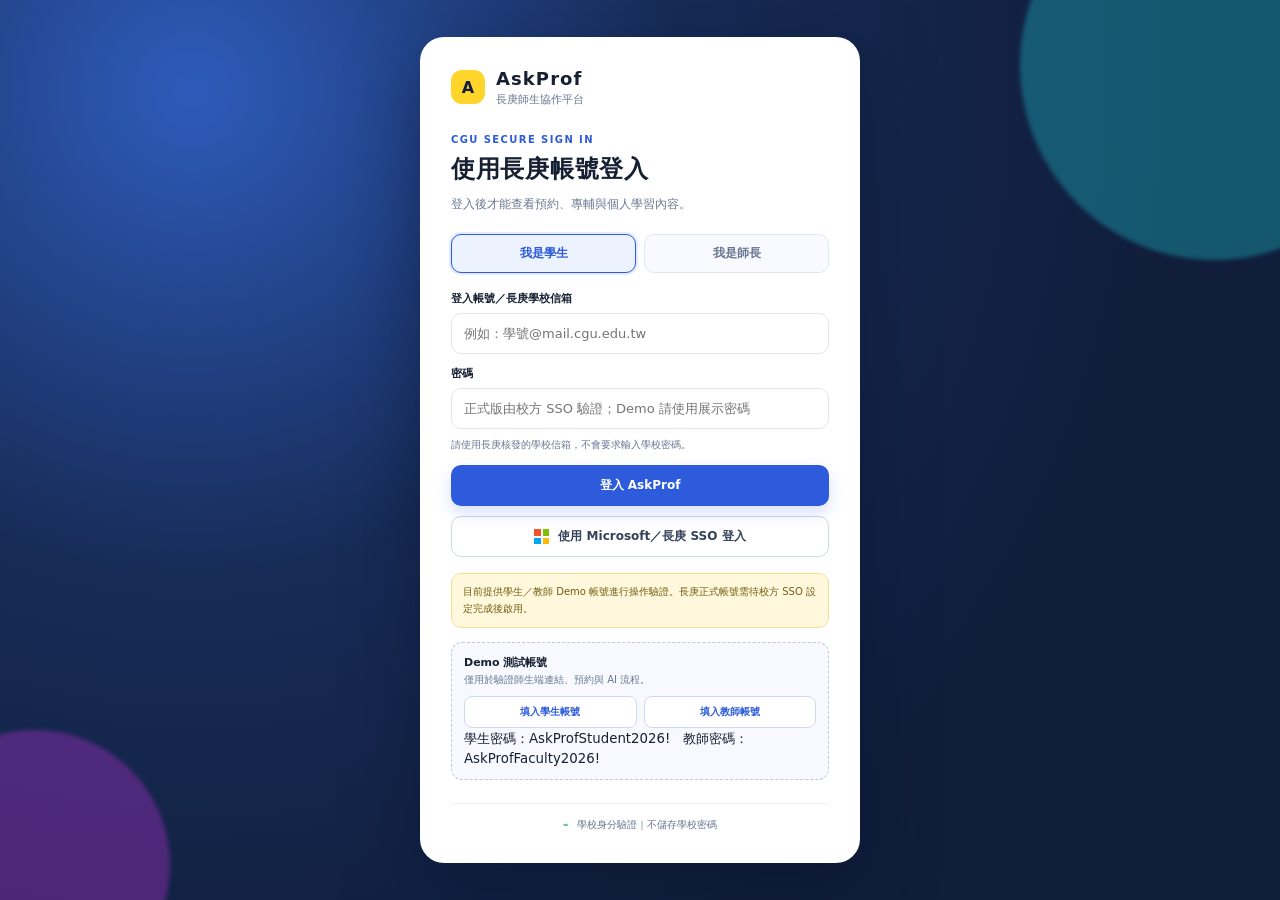
<file: index.html>
<!doctype html>
<html lang="zh-Hant">
<head>
  <meta charset="utf-8">
  <meta name="viewport" content="width=device-width, initial-scale=1">
  <meta http-equiv="refresh" content="0; url=app/">
  <title>學習導航｜師生協作平台</title>
</head>
<body>
  <p>正在開啟學習導航……若沒有自動跳轉，請前往 <a href="app/">學習導航網站</a>。</p>
</body>
</html>
</file>
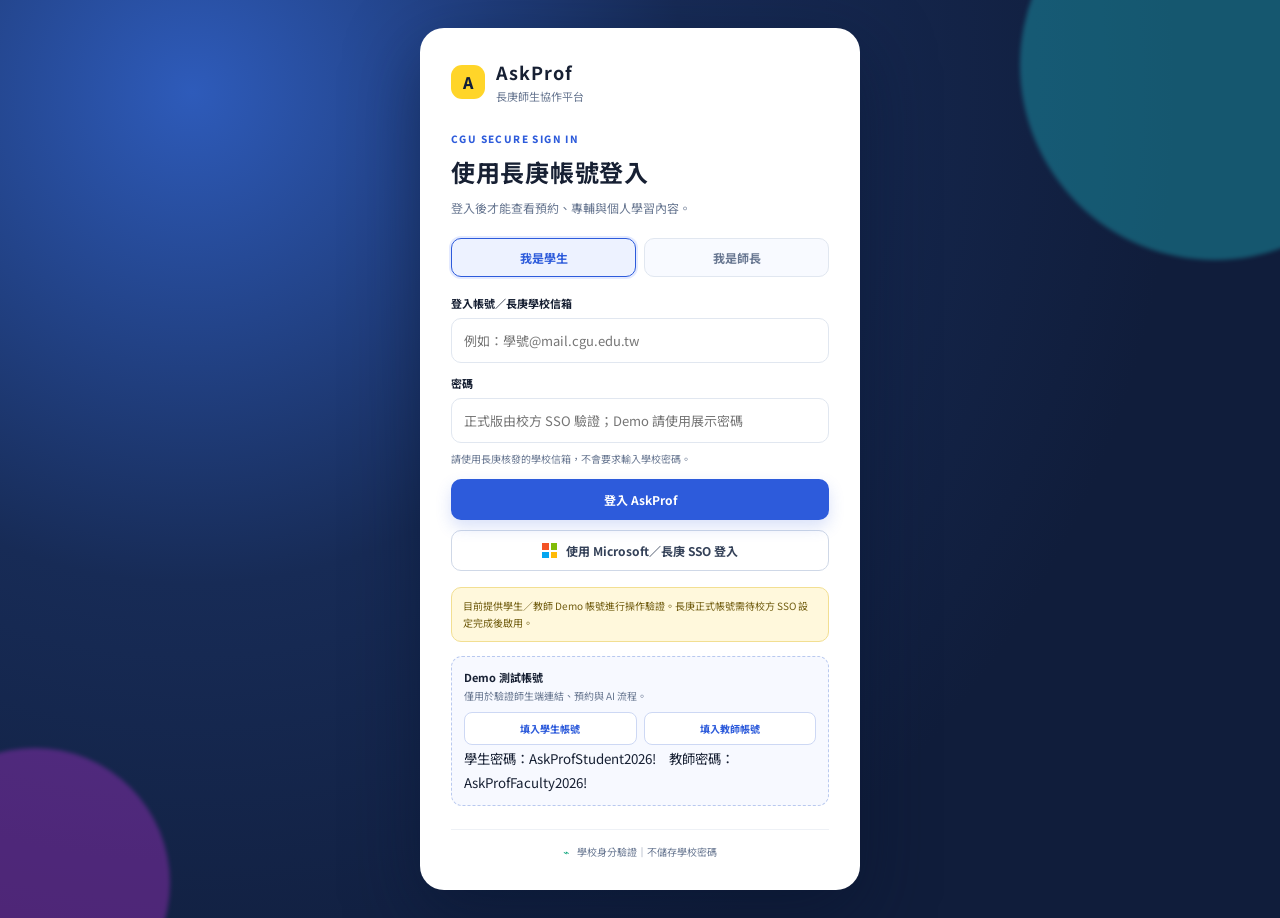
<file: app/index.html>
<!doctype html>
<html lang="zh-Hant">
<head>
  <meta charset="UTF-8" />
  <meta name="viewport" content="width=device-width, initial-scale=1.0" />
  <title>AskProf｜師生協作平台</title>
  <link rel="preconnect" href="https://fonts.googleapis.com">
  <link rel="preconnect" href="https://fonts.gstatic.com" crossorigin>
  <link href="https://fonts.googleapis.com/css2?family=Noto+Sans+TC:wght@400;500;600;700;800&display=swap" rel="stylesheet">
  <link rel="stylesheet" href="styles.css" />
</head>
<body>
  <section class="auth-screen" id="authScreen">
    <div class="auth-glow auth-glow-one"></div><div class="auth-glow auth-glow-two"></div>
    <div class="auth-card">
      <div class="auth-brand"><div class="brand-mark">A</div><div><strong>AskProf</strong><span>長庚師生協作平台</span></div></div>
      <div id="authEmailStage">
        <p class="auth-eyebrow">CGU SECURE SIGN IN</p>
        <h1>使用長庚帳號登入</h1>
        <p class="auth-intro">登入後才能查看預約、專輔與個人學習內容。</p>
        <div class="auth-role-picker"><button class="auth-role active" data-auth-role="student">我是學生</button><button class="auth-role" data-auth-role="faculty">我是師長</button></div>
        <label class="auth-label" for="schoolEmail">登入帳號／長庚學校信箱</label>
        <input class="auth-input" id="schoolEmail" type="email" placeholder="例如：學號@mail.cgu.edu.tw" autocomplete="email">
        <label class="auth-label" for="schoolPassword" style="margin-top:12px">密碼</label>
        <input class="auth-input" id="schoolPassword" type="password" placeholder="正式版由校方 SSO 驗證；Demo 請使用展示密碼" autocomplete="current-password">
        <p class="auth-hint">請使用長庚核發的學校信箱，不會要求輸入學校密碼。</p>
        <button class="primary-btn auth-submit" id="sendCodeBtn">登入 AskProf</button>
        <button class="microsoft-btn" id="microsoftBtn"><span class="ms-grid"><i></i><i></i><i></i><i></i></span>使用 Microsoft／長庚 SSO 登入</button>
        <p class="auth-demo-note">目前提供學生／教師 Demo 帳號進行操作驗證。長庚正式帳號需待校方 SSO 設定完成後啟用。</p>
        <div class="demo-account-panel"><strong>Demo 測試帳號</strong><span>僅用於驗證師生端連結、預約與 AI 流程。</span><div><button type="button" data-demo-account="student">填入學生帳號</button><button type="button" data-demo-account="faculty">填入教師帳號</button></div><small>學生密碼：AskProfStudent2026!　教師密碼：AskProfFaculty2026!</small></div>
      </div>
      <div id="authCodeStage" hidden>
        <p class="auth-eyebrow">VERIFY YOUR SCHOOL EMAIL</p>
        <h1>輸入驗證碼</h1>
        <p class="auth-intro">驗證碼已寄到 <strong id="authEmailTarget"></strong> 的 Outlook 信箱。</p><p class="auth-identity" id="authIdentity" hidden></p>
        <div class="otp-box"><label class="auth-label" for="otpInput">6 位數驗證碼</label><input class="auth-input otp-input" id="otpInput" inputmode="numeric" maxlength="6" placeholder="000000"><div class="demo-code" id="demoCode"></div></div>
        <button class="primary-btn auth-submit" id="verifyCodeBtn">驗證並登入</button>
        <button class="text-btn" id="backToEmailBtn">← 返回修改信箱</button>
        <p class="auth-hint">正式環境會由學校信箱服務寄出一次性驗證碼，並由後端檢查學生／師長身分。</p>
      </div>
      <div class="auth-security"><span>⌁</span> 學校身分驗證｜不儲存學校密碼</div>
    </div>
  </section>
  <div class="app-shell">
    <aside class="sidebar">
      <div class="brand"><div class="brand-mark">A</div><div><strong>AskProf</strong><span>師生協作平台</span></div></div>
      <nav class="nav-list">
        <button class="nav-item active" data-view="home"><span>⌂</span>總覽</button>
        <button class="nav-item" data-view="appointments"><span>◷</span>我的預約 <b class="nav-badge" id="appointmentBadge">1</b></button>
        <button class="nav-item" data-view="professors"><span>◎</span>教授探索</button>
        <button class="nav-item" data-view="tutors"><span>✦</span>專輔專區</button>
        <button class="nav-item" data-view="courses"><span>▤</span>修課地圖</button>
        <button class="nav-item" data-view="profile"><span>◉</span>個人學習檔案</button>
        <button class="nav-item" data-view="university"><span>⌘</span>全校公開資料</button>
      </nav>
      <div class="sidebar-note"><span class="note-icon">✦</span><div><strong>今天也向前一步</strong><p>把問題帶到對的老師面前。</p></div></div>
      <div class="sidebar-footer">Codex 跨域創造黑客松<br><span>資工 × 電子｜功能驗證版</span></div>
    </aside>
    <main class="main-content">
      <header class="topbar">
        <div class="mobile-brand"><div class="brand-mark">A</div><strong>AskProf</strong></div>
        <div class="breadcrumb"><span id="breadcrumbRoot">總覽</span><span class="slash">/</span><strong id="breadcrumbCurrent">我的學習空間</strong></div>
        <div class="top-actions"><button class="icon-btn" id="notificationBtn" aria-label="通知">♧<i></i></button><div class="avatar">林</div><div class="user-label"><strong id="topUserName">林同學</strong><span id="topUserRole">資工系｜大三</span></div><button class="logout-btn" id="logoutBtn" type="button">登出</button></div>
      </header>
      <section id="app"></section>
    </main>
  </div>
  <div class="toast" id="toast"><span>✓</span><p></p></div>
  <div class="modal-backdrop" id="modalBackdrop"></div><div class="modal" id="modal" role="dialog" aria-modal="true"></div>
  <script src="config.js?v=20261126-2"></script>
  <script src="app.js?v=20261126-2"></script>
  <script src="features.js?v=20261126-2"></script>
  <script src="profile.js?v=20261126-2"></script>
</body>
</html>
</file>
<file: app/styles.css>
:root{--navy:#101d3b;--blue:#2d5bdb;--cyan:#1fc4d1;--yellow:#ffd529;--purple:#bd31d8;--green:#11a77e;--ink:#172033;--muted:#687791;--line:#e1e7f0;--bg:#f5f7fb;--white:#fff;--shadow:0 14px 32px rgba(16,29,59,.08);--radius:18px}
*{box-sizing:border-box}body{margin:0;font-family:'Noto Sans TC',system-ui,sans-serif;color:var(--ink);background:var(--bg)}button{font:inherit;border:0;cursor:pointer}.app-shell{min-height:100vh;display:flex}.sidebar{position:fixed;left:0;top:0;bottom:0;width:248px;background:var(--navy);color:#fff;padding:28px 18px 22px;display:flex;flex-direction:column;z-index:5}.brand{display:flex;gap:11px;align-items:center;padding:0 10px 26px}.brand-mark{background:var(--yellow);color:var(--navy);font-weight:800;width:34px;height:34px;border-radius:11px;display:grid;place-items:center}.brand strong{display:block;font-size:17px;letter-spacing:.08em}.brand span{display:block;color:#9eaece;font-size:11px;margin-top:2px}.role-switcher{display:grid;grid-template-columns:1fr 1fr;background:#0c1730;padding:4px;border-radius:11px;margin:0 2px 23px}.role-btn{border-radius:8px;background:transparent;color:#8d9dbb;font-size:12px;padding:8px 4px}.role-btn.active{background:#fff;color:var(--navy);font-weight:700}.nav-list{display:grid;gap:7px}.nav-item{background:transparent;color:#a7b5ce;text-align:left;padding:12px 13px;border-radius:12px;font-size:14px;display:flex;align-items:center;gap:11px;position:relative}.nav-item span{font-size:20px;line-height:0;color:#94a8cf}.nav-item:hover,.nav-item.active{background:#20365f;color:#fff}.nav-item.active span{color:var(--yellow)}.nav-badge{margin-left:auto;background:var(--purple);border-radius:10px;padding:2px 7px;font-size:10px;color:#fff}.sidebar-note{margin-top:auto;background:#1b305a;border:1px solid #345281;border-radius:15px;padding:14px 12px;display:flex;gap:9px;align-items:flex-start}.note-icon{color:var(--yellow);font-size:17px}.sidebar-note strong{font-size:12px}.sidebar-note p{font-size:11px;color:#b8c5dd;margin:5px 0 0;line-height:1.5}.sidebar-footer{font-size:10px;color:#8192b2;line-height:1.8;padding:19px 10px 0}.sidebar-footer span{color:#637697}.main-content{margin-left:248px;width:calc(100% - 248px)}.topbar{height:76px;background:#fff;border-bottom:1px solid var(--line);display:flex;align-items:center;justify-content:space-between;padding:0 5.5vw;position:sticky;top:0;z-index:3}.breadcrumb{display:flex;align-items:center;gap:12px;font-size:13px;color:var(--muted)}.breadcrumb strong{color:var(--ink);font-size:14px}.slash{color:#c9d0dc}.top-actions{display:flex;align-items:center;gap:10px}.icon-btn{width:36px;height:36px;border-radius:11px;background:#f1f4f8;color:var(--navy);font-size:19px;position:relative}.icon-btn i{position:absolute;width:6px;height:6px;background:var(--purple);border-radius:50%;top:7px;right:7px}.avatar{width:34px;height:34px;border-radius:50%;background:#e7edff;color:var(--blue);display:grid;place-items:center;font-weight:700}.user-label{display:flex;flex-direction:column;line-height:1.25}.user-label strong{font-size:12px}.user-label span{font-size:10px;color:var(--muted)}.mobile-brand{display:none}
#app{max-width:1320px;margin:auto;padding:34px 5.5vw 60px}.page-heading{display:flex;justify-content:space-between;align-items:flex-end;margin-bottom:25px}.eyebrow{font-size:12px;color:var(--blue);font-weight:700;letter-spacing:.12em;margin:0 0 7px}.page-heading h1{font-size:27px;line-height:1.25;margin:0;letter-spacing:.03em}.page-heading p{font-size:12px;color:var(--muted);margin:8px 0 0}.primary-btn,.secondary-btn,.ghost-btn{border-radius:10px;padding:10px 15px;font-size:12px;font-weight:700;transition:.2s}.primary-btn{background:var(--blue);color:#fff;box-shadow:0 7px 16px rgba(45,91,219,.18)}.primary-btn:hover{background:#234bc1;transform:translateY(-1px)}.secondary-btn{background:#e9f8f7;color:#078f79}.ghost-btn{background:#f1f4f8;color:#43516b}.danger-btn{background:#fff0f0;color:#ca5151;border-radius:9px;padding:7px 10px;font-size:11px;font-weight:700}.link-btn{background:none;color:var(--blue);font-weight:700;font-size:12px}.grid{display:grid;gap:17px}.stats-grid{grid-template-columns:repeat(4,1fr);margin-bottom:18px}.stat-card{background:#fff;border:1px solid var(--line);border-radius:var(--radius);padding:17px;box-shadow:var(--shadow);position:relative;overflow:hidden}.stat-card:after{content:'';width:54px;height:54px;position:absolute;right:-10px;bottom:-18px;border-radius:50%;background:var(--accent);opacity:.14}.stat-card .stat-icon{width:33px;height:33px;border-radius:10px;display:grid;place-items:center;color:#fff;background:var(--accent);font-size:17px;margin-bottom:14px}.stat-card span{font-size:11px;color:var(--muted)}.stat-card strong{display:block;font-size:25px;margin-top:4px;letter-spacing:.02em}.stat-card small{font-size:10px;color:var(--green);font-weight:600}.two-col{grid-template-columns:1.4fr .95fr;margin-bottom:18px}.panel{background:#fff;border:1px solid var(--line);border-radius:var(--radius);padding:21px;box-shadow:var(--shadow)}.panel-head{display:flex;justify-content:space-between;align-items:center;margin-bottom:17px}.panel-head h2{font-size:16px;margin:0;letter-spacing:.02em}.panel-head p{font-size:11px;color:var(--muted);margin:5px 0 0}.panel-head .sub{font-size:11px;color:var(--muted)}.appointment-highlight{background:linear-gradient(120deg,#162a52,#213f76);color:#fff;border-radius:14px;padding:17px;position:relative;overflow:hidden}.appointment-highlight:after{content:'◷';position:absolute;right:18px;top:11px;font-size:52px;color:#ffffff14}.appointment-highlight .label{font-size:11px;color:#c5d5f0}.appointment-highlight .date{font-size:24px;font-weight:800;margin:7px 0}.appointment-highlight .desc{font-size:12px;color:#e3eafa}.appointment-actions{margin-top:15px;display:flex;gap:8px}.appointment-actions button{padding:8px 11px;border-radius:8px;font-size:11px;font-weight:700}.appointment-actions .view{background:var(--yellow);color:var(--navy)}.appointment-actions .cancel{background:#ffffff18;color:#e7edfa}.empty-state{padding:28px 10px;color:var(--muted);text-align:center;font-size:12px}.mini-list{display:grid;gap:11px}.mini-list-item{display:flex;align-items:center;gap:10px;padding-bottom:11px;border-bottom:1px solid #eef1f6}.mini-list-item:last-child{border-bottom:0;padding-bottom:0}.person-avatar{width:34px;height:34px;border-radius:11px;background:#eaf0ff;color:var(--blue);display:grid;place-items:center;font-size:12px;font-weight:700;flex:0 0 auto}.mini-list-item div:nth-child(2){min-width:0;flex:1}.mini-list-item strong{font-size:12px;display:block}.mini-list-item span{font-size:10px;color:var(--muted);display:block;margin-top:3px;white-space:nowrap;overflow:hidden;text-overflow:ellipsis}.progress-wrap{margin-top:10px}.progress-line{height:8px;background:#edf0f5;border-radius:10px;overflow:hidden}.progress-line i{height:100%;display:block;background:linear-gradient(90deg,var(--blue),var(--cyan));border-radius:inherit}.progress-meta{display:flex;justify-content:space-between;font-size:10px;color:var(--muted);margin-top:7px}.course-row{display:flex;align-items:center;gap:11px;padding:11px 0;border-bottom:1px solid #eef1f6}.course-row:last-child{border-bottom:0}.course-status{width:10px;height:10px;border-radius:50%;background:#d6dce8}.course-status.done{background:var(--green)}.course-status.current{background:var(--yellow);box-shadow:0 0 0 4px #fff6c9}.course-row .course-info{flex:1}.course-row strong{font-size:12px}.course-row small{display:block;color:var(--muted);font-size:10px;margin-top:2px}.course-credit{font-size:11px;font-weight:700;color:var(--muted)}.prof-grid{grid-template-columns:repeat(3,1fr)}.prof-card{background:#fff;border:1px solid var(--line);border-radius:15px;padding:17px;box-shadow:var(--shadow);transition:.2s}.prof-card:hover{transform:translateY(-2px);box-shadow:0 16px 30px rgba(16,29,59,.12)}.prof-top{display:flex;gap:10px;align-items:center}.prof-top .person-avatar{width:42px;height:42px;border-radius:13px;font-size:14px}.prof-card h3{font-size:14px;margin:0}.prof-card .dept{font-size:10px;color:var(--muted);margin-top:3px}.tag-row{display:flex;flex-wrap:wrap;gap:5px;margin:14px 0}.tag{font-size:10px;background:#f2f5fb;color:#5f6d85;padding:4px 7px;border-radius:5px}.prof-card .research{color:#60708a;font-size:11px;line-height:1.65;min-height:36px}.prof-bottom{display:flex;align-items:center;justify-content:space-between;margin-top:14px}.availability{font-size:10px;color:var(--green);font-weight:700}.availability:before{content:'●';font-size:8px;margin-right:4px}.filter-row{display:flex;gap:9px;margin-bottom:17px;flex-wrap:wrap}.search-input,.select-input{border:1px solid var(--line);background:#fff;border-radius:10px;padding:10px 12px;font-size:12px;outline:none;color:var(--ink)}.search-input{min-width:220px;flex:1}.select-input{min-width:130px}.search-input:focus,.select-input:focus{border-color:var(--blue);box-shadow:0 0 0 3px #e8edff}.section-title{font-size:14px;margin:28px 0 13px}.course-layout{grid-template-columns:1.25fr .8fr}.course-table{width:100%;border-collapse:collapse}.course-table th{text-align:left;color:var(--muted);font-size:10px;font-weight:600;border-bottom:1px solid var(--line);padding:9px}.course-table td{padding:12px 9px;border-bottom:1px solid #eef1f6;font-size:12px}.course-table tr:last-child td{border-bottom:0}.status-pill{font-size:10px;border-radius:999px;padding:4px 8px;background:#eef1f5;color:#718096}.status-pill.done{background:#e5f8f0;color:#07865f}.status-pill.current{background:#fff6c9;color:#957a00}.course-summary{background:linear-gradient(145deg,#172b52,#274b82);color:#fff;overflow:hidden;position:relative}.course-summary:after{content:'▤';position:absolute;font-size:120px;color:#ffffff10;right:-10px;bottom:-26px}.course-summary h2{font-size:16px;margin:0 0 5px}.course-summary p{font-size:11px;color:#c5d4ec}.course-summary .big{font-size:42px;font-weight:800;margin:20px 0 0}.course-summary .big small{font-size:15px;font-weight:500}.course-summary .summary-label{font-size:10px;color:#b6c8e6}.course-summary .summary-list{margin-top:25px;display:grid;gap:10px}.course-summary .summary-list div{display:flex;justify-content:space-between;font-size:11px;color:#dbe6f7}.professor-view .stats-grid{grid-template-columns:repeat(3,1fr)}.slot-list{display:grid;gap:9px}.slot-row{display:flex;align-items:center;gap:11px;padding:12px;background:#f8faff;border-radius:11px;border:1px solid #edf1f8}.slot-time{font-weight:700;font-size:12px;width:75px}.slot-row .slot-info{flex:1}.slot-row strong{font-size:12px}.slot-row span{display:block;color:var(--muted);font-size:10px;margin-top:3px}.slot-state{font-size:10px;border-radius:6px;padding:5px 7px;background:#e7f8f3;color:#078b70}.slot-state.off{background:#f0f2f5;color:#79859a}.slot-toggle{font-size:11px;color:var(--blue);font-weight:700;background:none}.appointment-list{display:grid;gap:10px}.appointment-row{display:flex;align-items:center;gap:11px;padding:12px 0;border-bottom:1px solid #eef1f6}.appointment-row:last-child{border-bottom:0}.appointment-row .info{flex:1}.appointment-row strong{font-size:12px}.appointment-row span{display:block;color:var(--muted);font-size:10px;margin-top:3px}.status-confirmed{color:var(--green);font-size:10px;font-weight:700}.status-pending{color:#ae8700;font-size:10px;font-weight:700}.modal-backdrop{position:fixed;inset:0;background:rgba(10,20,43,.54);backdrop-filter:blur(4px);display:none;z-index:10}.modal-backdrop.show{display:block}.modal{position:fixed;width:min(520px,calc(100vw - 32px));max-height:calc(100vh - 40px);overflow:auto;background:#fff;border-radius:18px;padding:24px;left:50%;top:50%;transform:translate(-50%,-46%);opacity:0;pointer-events:none;z-index:11;box-shadow:0 25px 70px rgba(10,20,43,.24);transition:.2s}.modal.show{opacity:1;transform:translate(-50%,-50%);pointer-events:auto}.modal h2{margin:0;font-size:18px}.modal .modal-sub{font-size:11px;color:var(--muted);margin:6px 0 19px}.modal-close{float:right;background:#f1f4f8;width:30px;height:30px;border-radius:9px;color:var(--muted)}.slot-options{display:grid;gap:8px;margin:12px 0 17px}.slot-option{display:flex;align-items:center;justify-content:space-between;border:1px solid var(--line);padding:11px 12px;border-radius:10px;background:#fff}.slot-option.selected{border-color:var(--blue);background:#f1f4ff;box-shadow:0 0 0 2px #e4eaff}.slot-option strong{font-size:12px}.slot-option span{font-size:10px;color:var(--muted)}.modal-actions{display:flex;justify-content:flex-end;gap:8px;margin-top:19px}.field{display:grid;gap:6px;margin:12px 0}.field label{font-size:11px;font-weight:700}.field input,.field select,.field textarea{border:1px solid var(--line);border-radius:9px;padding:10px 11px;font:inherit;font-size:12px;outline:none}.field textarea{resize:vertical;min-height:70px}.notification-panel{position:fixed;z-index:7;right:5.5vw;top:65px;width:300px;background:#fff;border:1px solid var(--line);border-radius:14px;padding:15px;box-shadow:var(--shadow);display:none}.notification-panel.show{display:block}.notification-panel h3{font-size:13px;margin:0 0 11px}.notification-item{display:flex;gap:8px;padding:9px 0;border-top:1px solid #eef1f6;font-size:11px;line-height:1.5}.notification-item i{width:7px;height:7px;border-radius:50%;background:var(--purple);margin-top:5px;flex:0 0 auto}.toast{position:fixed;right:28px;bottom:28px;z-index:20;display:flex;align-items:center;gap:9px;background:#13264a;color:#fff;border-radius:11px;padding:11px 14px;box-shadow:0 16px 30px rgba(16,29,59,.2);transform:translateY(20px);opacity:0;pointer-events:none;transition:.25s}.toast.show{transform:translateY(0);opacity:1}.toast span{width:20px;height:20px;border-radius:50%;background:var(--green);display:grid;place-items:center;font-size:12px}.toast p{margin:0;font-size:12px}
 .data-source-banner{display:flex;align-items:center;gap:11px;background:#f1f7ff;border:1px solid #d7e4fb;border-radius:13px;padding:13px 15px;margin:0 0 17px}.data-source-banner .source-check{width:24px;height:24px;border-radius:8px;background:var(--blue);color:#fff;display:grid;place-items:center;font-weight:800;font-size:12px;flex:0 0 auto}.data-source-banner div{flex:1;min-width:0}.data-source-banner strong{display:block;font-size:12px}.data-source-banner small{display:block;color:var(--muted);font-size:10px;margin-top:3px}.data-source-banner a{font-size:11px;color:var(--blue);font-weight:700;white-space:nowrap}.data-source-banner.compact{margin-top:18px;margin-bottom:0}.department-grid{grid-template-columns:repeat(3,1fr)}.department-card{background:#fff;border:1px solid var(--line);border-radius:15px;padding:16px;box-shadow:var(--shadow)}.department-top{display:flex;align-items:flex-start;gap:10px}.department-icon{width:34px;height:34px;border-radius:11px;background:#edf2ff;color:var(--blue);display:grid;place-items:center;font-size:17px;flex:0 0 auto}.department-card h3{font-size:13px;margin:0;line-height:1.5}.department-card span{font-size:10px;color:var(--muted);display:block;margin-top:4px;line-height:1.5}.department-links{display:flex;gap:10px;border-top:1px solid #eef1f6;margin-top:14px;padding-top:11px}.department-links a{font-size:10px;color:var(--blue);font-weight:700}.public-detail-list{display:grid;gap:9px}.public-detail-list div{display:flex;justify-content:space-between;gap:12px;padding:9px 11px;border-radius:9px;background:#f7f9fc}.public-detail-list span{font-size:10px;color:var(--muted)}.public-detail-list strong{font-size:11px;text-align:right;word-break:break-all}.course-source-panel{margin-top:18px}.course-source-grid{display:grid;grid-template-columns:repeat(3,1fr);gap:8px}.course-source-item{display:block;padding:11px 12px;background:#f8faff;border:1px solid #e8edf6;border-radius:9px;color:var(--ink);text-decoration:none}.course-source-item:hover{border-color:#b9c9ef;background:#f2f6ff}.course-source-item strong{display:block;font-size:11px}.course-source-item span{display:block;color:var(--blue);font-size:10px;margin-top:4px}.course-legend{display:flex;gap:13px;flex-wrap:wrap;margin:-3px 0 12px;font-size:10px;color:var(--muted)}.course-legend span{display:flex;align-items:center;gap:5px}.legend-dot{width:8px;height:8px;border-radius:50%;display:inline-block}.legend-dot.required{background:var(--blue)}.legend-dot.elective{background:var(--purple)}.legend-dot.done{background:var(--green)}.course-category{font-size:10px;border-radius:5px;padding:4px 7px}.course-category.required{background:#edf2ff;color:var(--blue)}.course-category.elective{background:#f6eaff;color:#9b27b1}.table-footnote{font-size:10px;color:var(--muted);background:#f7f9fc;border-radius:9px;padding:10px 12px;margin-top:12px;line-height:1.6}.year-select{min-width:84px}
@media(max-width:1050px){.sidebar{width:215px}.main-content{margin-left:215px;width:calc(100% - 215px)}.topbar{padding:0 4vw}#app{padding-left:4vw;padding-right:4vw}.stats-grid{grid-template-columns:repeat(2,1fr)}.prof-grid{grid-template-columns:repeat(2,1fr)}.department-grid,.course-source-grid{grid-template-columns:repeat(2,1fr)}}
@media(max-width:720px){.sidebar{position:static;width:100%;height:auto;padding:13px 14px;display:block}.app-shell{display:block}.brand{padding:0 6px 13px}.role-switcher{margin:0 0 10px}.nav-list{display:flex;overflow:auto;gap:5px}.nav-item{white-space:nowrap;padding:9px 11px;font-size:12px}.sidebar-note,.sidebar-footer{display:none}.main-content{margin-left:0;width:100%}.topbar{height:62px;padding:0 16px}.mobile-brand{display:flex;align-items:center;gap:8px;font-size:14px}.mobile-brand .brand-mark{width:28px;height:28px;border-radius:8px;font-size:13px}.breadcrumb{display:none}.user-label{display:none}#app{padding:25px 16px 45px}.page-heading{display:block}.page-heading h1{font-size:23px}.page-heading .primary-btn{margin-top:15px}.stats-grid,.two-col,.course-layout,.department-grid,.course-source-grid{grid-template-columns:1fr}.prof-grid{grid-template-columns:1fr}.panel{padding:16px}.appointment-highlight .date{font-size:21px}.filter-row{display:grid;grid-template-columns:1fr 1fr}.search-input{min-width:0;grid-column:1/-1}.notification-panel{right:16px;top:55px}.toast{right:16px;bottom:16px}.professor-view .stats-grid{grid-template-columns:1fr 1fr}.slot-time{width:64px;font-size:11px}.data-source-banner{align-items:flex-start}.data-source-banner a{display:none}}
.search-engine-panel{background:#fff;border:1px solid #dbe4f2;border-radius:16px;padding:16px 17px;margin-bottom:18px;box-shadow:var(--shadow)}.search-engine-title{display:flex;align-items:center;gap:9px;margin-bottom:12px}.search-engine-title>span{width:27px;height:27px;border-radius:8px;background:#edf2ff;color:var(--blue);display:grid;place-items:center;font-size:18px}.search-engine-title strong{display:block;font-size:13px}.search-engine-title small{display:block;color:var(--muted);font-size:10px;margin-top:2px}.search-engine-filters{margin:0}.search-engine-filters .search-input{flex:2}.search-result-head{display:flex;justify-content:space-between;align-items:center;margin:4px 0 12px}.search-result-head strong{font-size:14px}.search-result-head span{color:var(--muted);font-size:10px}.department-index-status{border-top:1px solid #eef1f6;margin-top:14px;padding-top:11px;color:var(--blue);font-size:10px;font-weight:700}
.card-clickable{cursor:pointer}.card-clickable:hover{border-color:#a9bce9;transform:translateY(-2px);box-shadow:0 16px 30px rgba(16,29,59,.12)}

/* CGU account sign-in */
.auth-screen{min-height:100vh;display:grid;place-items:center;padding:28px 18px;background:radial-gradient(circle at 15% 10%,#2e5bba 0,#172b56 36%,#101d3b 72%);position:relative;overflow:hidden;color:#fff}
.auth-glow{position:absolute;border-radius:50%;filter:blur(2px);opacity:.35;pointer-events:none}.auth-glow-one{width:390px;height:390px;background:#1fc4d1;right:-130px;top:-130px}.auth-glow-two{width:270px;height:270px;background:#bd31d8;left:-100px;bottom:-100px}
.auth-card{position:relative;width:min(440px,100%);background:#fff;color:var(--ink);border:1px solid #ffffff38;border-radius:24px;padding:30px;box-shadow:0 24px 70px #08142d80}.auth-brand{display:flex;align-items:center;gap:11px;margin-bottom:27px}.auth-brand strong{display:block;font-size:18px;letter-spacing:.06em}.auth-brand span{display:block;color:var(--muted);font-size:11px;margin-top:3px}.auth-eyebrow{font-size:10px;letter-spacing:.14em;color:var(--blue);font-weight:800;margin:0 0 8px}.auth-card h1{font-size:24px;margin:0;letter-spacing:.03em}.auth-intro{font-size:12px;color:var(--muted);line-height:1.7;margin:9px 0 20px}.auth-role-picker{display:grid;grid-template-columns:1fr 1fr;gap:8px;margin-bottom:18px}.auth-role{border:1px solid var(--line);background:#f8faff;color:var(--muted);border-radius:10px;padding:10px;font-size:12px;font-weight:700}.auth-role.active{border-color:var(--blue);background:#edf2ff;color:var(--blue);box-shadow:0 0 0 2px #e4eaff}.auth-label{display:block;font-size:11px;font-weight:700;margin-bottom:7px}.auth-input{width:100%;border:1px solid var(--line);background:#fff;border-radius:10px;padding:12px;font:inherit;font-size:13px;outline:none;color:var(--ink)}.auth-input:focus{border-color:var(--blue);box-shadow:0 0 0 3px #e8edff}.auth-submit{width:100%;margin-top:12px;padding:12px}.auth-hint{font-size:10px;color:var(--muted);line-height:1.6;margin:8px 0 0}.microsoft-btn{width:100%;display:flex;align-items:center;justify-content:center;gap:9px;background:#fff;border:1px solid #cfd8e7;color:#344158;border-radius:10px;padding:11px;margin-top:10px;font-size:12px;font-weight:700}.microsoft-btn:hover{background:#f7f9fc;border-color:#aebbd1}.ms-grid{width:15px;height:15px;display:grid;grid-template-columns:1fr 1fr;gap:2px}.ms-grid i:nth-child(1){background:#f35325}.ms-grid i:nth-child(2){background:#81bc06}.ms-grid i:nth-child(3){background:#05a6f0}.ms-grid i:nth-child(4){background:#ffba08}.auth-demo-note{background:#fff8dc;border:1px solid #f2df92;color:#715d10;border-radius:10px;padding:10px 11px;font-size:10px;line-height:1.65;margin:16px 0 0}.otp-input{font-size:24px;letter-spacing:.35em;text-align:center;font-weight:800}.demo-code{background:#edf2ff;color:var(--blue);border-radius:9px;padding:9px;text-align:center;font-size:11px;font-weight:700;margin-top:9px}.text-btn{background:none;color:var(--blue);font-size:11px;font-weight:700;padding:9px 0}.auth-security{border-top:1px solid #eef1f6;margin-top:23px;padding-top:14px;color:var(--muted);font-size:10px;text-align:center}.auth-security span{color:var(--green);font-weight:800;margin-right:5px}.logout-btn{background:#f1f4f8;color:#526079;border-radius:8px;padding:6px 8px;font-size:10px;font-weight:700}.logout-btn:hover{background:#e7edf5}.is-authenticated .auth-screen{display:none}.is-authenticated .app-shell{display:flex}.is-authenticated .logout-btn{display:inline-block}.app-shell{display:none}
@media(max-width:720px){.auth-card{padding:24px 20px;border-radius:20px}.auth-card h1{font-size:22px}.auth-screen{padding:16px}.top-actions{gap:6px}.logout-btn{font-size:9px;padding:6px}}
@media(max-width:720px){.is-authenticated .app-shell{display:block}}
.auth-identity{background:#eaf8f3;color:#087c62;border:1px solid #bce8da;border-radius:9px;padding:9px 10px;font-size:11px;font-weight:700;margin:-8px 0 12px}
 .demo-account-panel{margin-top:14px;padding:12px;border:1px dashed #b9c9ef;border-radius:11px;background:#f7f9ff}.demo-account-panel strong{display:block;font-size:11px;color:var(--ink)}.demo-account-panel>span{display:block;margin-top:3px;font-size:10px;color:var(--muted)}.demo-account-panel div{display:flex;gap:7px;margin-top:9px}.demo-account-panel button{flex:1;border:1px solid #cdd8f4;border-radius:8px;background:#fff;color:var(--blue);padding:8px 5px;font-size:10px;font-weight:700}.demo-account-panel button:hover{background:#edf2ff}

/* Personal learning profile / RFID demo */
.profile-demo-badge{display:inline-flex;align-items:center;gap:5px;background:#f3e9ff;color:#8b2aa1;border:1px solid #e4c9f2;border-radius:999px;padding:7px 10px;font-size:10px;font-weight:800;white-space:nowrap}.profile-stats-grid{grid-template-columns:repeat(4,1fr);margin-bottom:18px}.profile-main-grid,.profile-lower-grid{align-items:stretch}.reader-panel{display:flex;justify-content:space-between;gap:25px;overflow:hidden;background:linear-gradient(120deg,#162b55,#28518a);color:#fff;margin-bottom:18px;position:relative}.reader-panel:after{content:'⌁';position:absolute;right:130px;bottom:-46px;color:#ffffff0d;font-size:180px;line-height:1}.reader-panel-copy{position:relative;z-index:1;max-width:720px}.reader-kicker{font-size:10px;letter-spacing:.11em;color:#b6d2ff;font-weight:800}.reader-dot{display:inline-block;width:7px;height:7px;border-radius:50%;background:#55e0c0;box-shadow:0 0 0 4px #55e0c026;margin-right:6px}.reader-panel h2{font-size:22px;margin:10px 0 7px}.reader-panel p{color:#d6e2f5;font-size:11px;line-height:1.7;max-width:650px;margin:0}.reader-status{display:flex;gap:12px;align-items:center;flex-wrap:wrap;margin-top:15px}.reader-status strong{font-size:11px;color:#63e1c3}.reader-status span{font-size:10px;color:#bfcee5}.reader-actions{display:flex;gap:8px;margin-top:17px;flex-wrap:wrap}.reader-actions .primary-btn{background:var(--yellow);color:var(--navy)}.reader-actions .primary-btn:disabled,.reader-actions .secondary-btn:disabled{opacity:.48;cursor:not-allowed}.reader-actions .secondary-btn{background:#ffffff17;color:#fff;border-color:#ffffff43}.reader-visual{align-self:center;min-width:125px;width:125px;height:145px;border:1px solid #ffffff36;border-radius:18px;background:#ffffff12;display:flex;flex-direction:column;align-items:center;justify-content:center;gap:6px;transform:rotate(5deg);position:relative;z-index:1}.reader-card-icon{font-size:45px;color:#7fe5ce;line-height:1}.reader-visual strong{font-size:13px}.reader-visual small{font-size:8px;letter-spacing:.12em;color:#b6c9e8}.profile-subject-list{display:grid;gap:10px}.profile-subject-card{border:1px solid #e7ecf4;border-radius:11px;padding:13px;background:#fbfcfe}.profile-subject-title{display:flex;justify-content:space-between;gap:8px;align-items:center}.profile-subject-title strong{font-size:12px}.profile-subject-card p{font-size:11px;color:#52617a;margin:8px 0}.profile-subject-meta{display:flex;justify-content:space-between;gap:8px;color:var(--muted);font-size:10px;margin-bottom:8px}.profile-progress{height:6px;border-radius:99px;background:#edf0f5;overflow:hidden}.profile-progress i{display:block;height:100%;border-radius:inherit}.profile-status{font-size:9px;font-weight:800;border-radius:999px;padding:4px 7px;white-space:nowrap}.profile-status.attention{background:#fff0e9;color:#c75b38}.profile-status.steady{background:#fff7d6;color:#957a00}.profile-status.good{background:#e4f8f0;color:#07865f}.ai-profile-panel{background:linear-gradient(145deg,#f7f2ff,#fff);border-color:#e9dff5}.ai-label{display:flex;align-items:center;gap:6px;color:#9b27b1;font-size:11px;font-weight:800}.ai-label span{width:24px;height:24px;border-radius:8px;background:#f0dcfa;display:grid;place-items:center}.ai-profile-panel h2{font-size:17px;margin:17px 0 8px}.ai-profile-panel>p{font-size:12px;line-height:1.8;color:#59647b;margin:0}.ai-signal{margin-top:19px;border-top:1px solid #eadff1;padding-top:12px;display:grid;gap:4px}.ai-signal span{color:#9885a4;font-size:10px}.ai-signal strong{font-size:11px;color:#5c416b}.ai-disclaimer{display:block;color:#9885a4;font-size:9px;line-height:1.5;margin-top:17px}.profile-feedback-list{display:grid;gap:2px}.profile-feedback-row{display:flex;align-items:center;gap:10px;padding:11px 0;border-bottom:1px solid #eef1f6}.profile-feedback-row:last-child{border-bottom:0}.profile-feedback-icon{width:27px;height:27px;border-radius:9px;background:#e7f8f1;color:#07865f;display:grid;place-items:center;font-weight:800;font-size:12px;flex:0 0 auto}.profile-feedback-row:has(.profile-status.attention) .profile-feedback-icon{background:#fff0e9;color:#c75b38}.profile-feedback-main{flex:1;min-width:0}.profile-feedback-main strong{display:block;font-size:12px}.profile-feedback-main span,.profile-feedback-main small{display:block;color:var(--muted);font-size:10px;margin-top:3px;white-space:nowrap;overflow:hidden;text-overflow:ellipsis}.profile-feedback-main small{color:#5a6983}.next-step-card{display:flex;align-items:flex-start;gap:10px;border:1px solid #e8edf5;border-radius:11px;padding:12px;margin-bottom:10px}.next-step-card:last-child{margin-bottom:0}.next-step-number{width:27px;height:27px;border-radius:8px;background:#edf2ff;color:var(--blue);font-size:10px;font-weight:800;display:grid;place-items:center;flex:0 0 auto}.next-step-card>div{flex:1;min-width:0}.next-step-card strong{display:block;font-size:12px}.next-step-card p{font-size:10px;line-height:1.6;color:var(--muted);margin:4px 0 0}.next-step-card .link-btn{font-size:10px;white-space:nowrap}.feedback-modal-icon{width:38px;height:38px;border-radius:12px;background:#f1e2fa;color:#9b27b1;display:grid;place-items:center;font-size:19px;margin-bottom:11px}.feedback-session-note{display:grid;gap:4px;background:#f6f8fc;border-radius:10px;padding:10px 11px;margin-bottom:13px}.feedback-session-note strong{font-size:11px}.feedback-session-note span{font-size:10px;color:var(--muted)}
@media(max-width:1050px){.profile-stats-grid{grid-template-columns:repeat(2,1fr)}}
@media(max-width:720px){.profile-stats-grid{grid-template-columns:1fr 1fr}.reader-panel{display:block}.reader-visual{display:none}.reader-panel h2{font-size:19px}.reader-actions{display:grid;grid-template-columns:1fr}.profile-demo-badge{margin-top:14px}.profile-subject-meta{display:grid;gap:3px}}

.ai-panel-actions{display:flex;align-items:flex-end;justify-content:space-between;gap:10px;margin-top:16px}.ai-panel-actions .ai-disclaimer{margin-top:0;flex:1}.ai-panel-actions .link-btn{font-size:10px;white-space:nowrap}
.app-shell.faculty-mode .nav-item[data-view="profile"],.app-shell.faculty-mode .nav-item[data-view="courses"]{display:none!important}

.askprof-booking-alert{position:fixed;top:78px;right:28px;z-index:25;width:min(390px,calc(100vw - 32px));background:#fff;border:2px solid var(--blue);border-radius:14px;padding:14px 42px 14px 16px;box-shadow:0 18px 45px rgba(16,29,59,.2);transform:translateY(-14px);opacity:0;pointer-events:none;transition:.25s}.askprof-booking-alert.show{transform:translateY(0);opacity:1;pointer-events:auto}.askprof-booking-alert strong{display:block;color:var(--blue);font-size:13px}.askprof-booking-alert p{margin:6px 0 0;color:var(--ink);font-size:12px;line-height:1.55}.askprof-booking-alert button{position:absolute;right:10px;top:9px;background:#eef2fb;border-radius:7px;width:24px;height:24px;color:var(--muted);font-size:16px}@media(max-width:720px){.askprof-booking-alert{top:66px;right:16px}}
</file>
